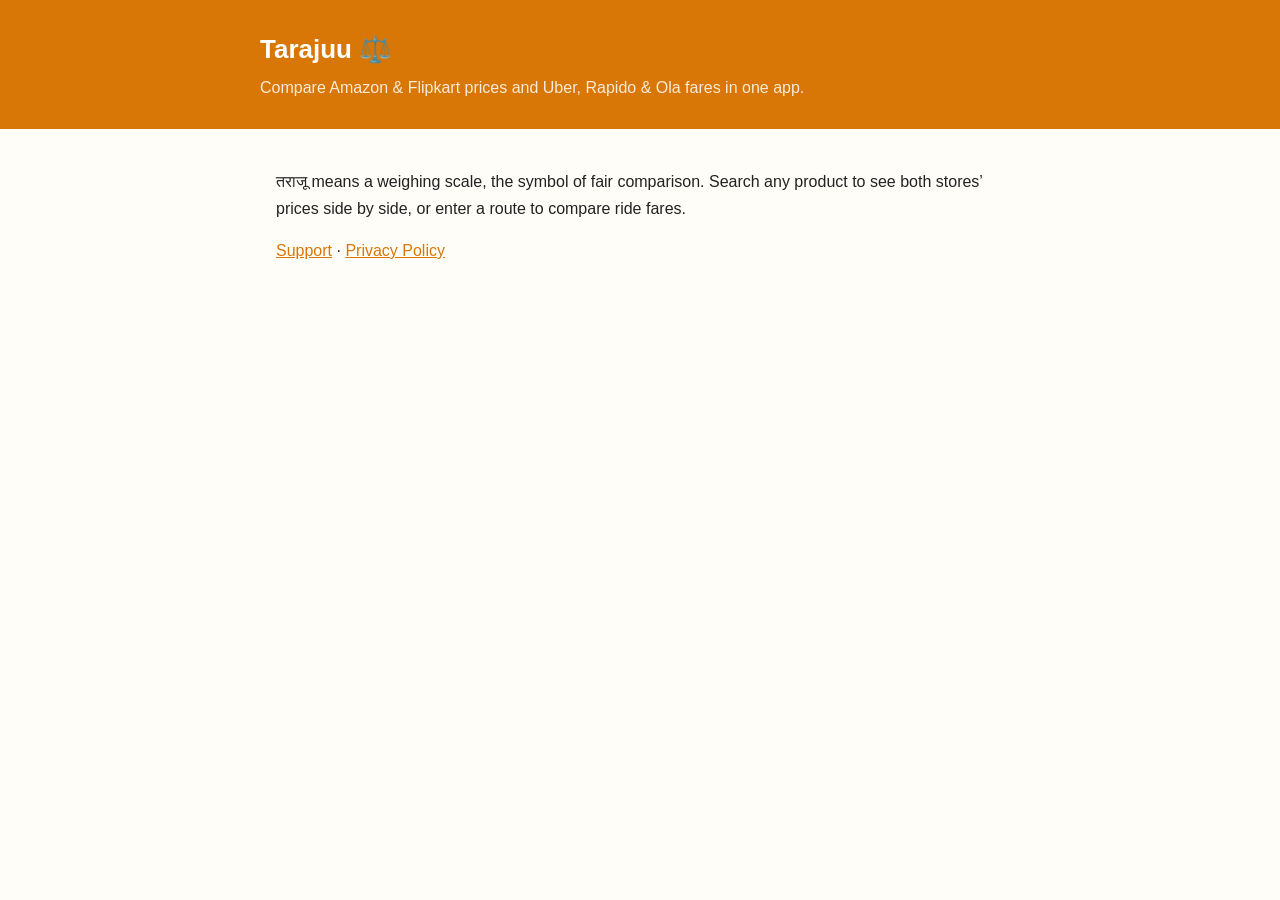
<file: docs/index.html>
<!doctype html>
<html lang="en">
<head>
<meta charset="utf-8">
<meta name="viewport" content="width=device-width, initial-scale=1">
<title>Tarajuu</title>
<link rel="stylesheet" href="style.css">
</head>
<body>
<header><div class="wrap"><h1>Tarajuu ⚖️</h1><p>Compare Amazon &amp; Flipkart prices and Uber, Rapido &amp; Ola fares in one app.</p></div></header>
<main>
<p>तराजू means a weighing scale, the symbol of fair comparison. Search any product to see both stores’ prices side by side, or enter a route to compare ride fares.</p>
<p><a href="support.html">Support</a> · <a href="privacy.html">Privacy Policy</a></p>
</main>
</body>
</html>
</file>
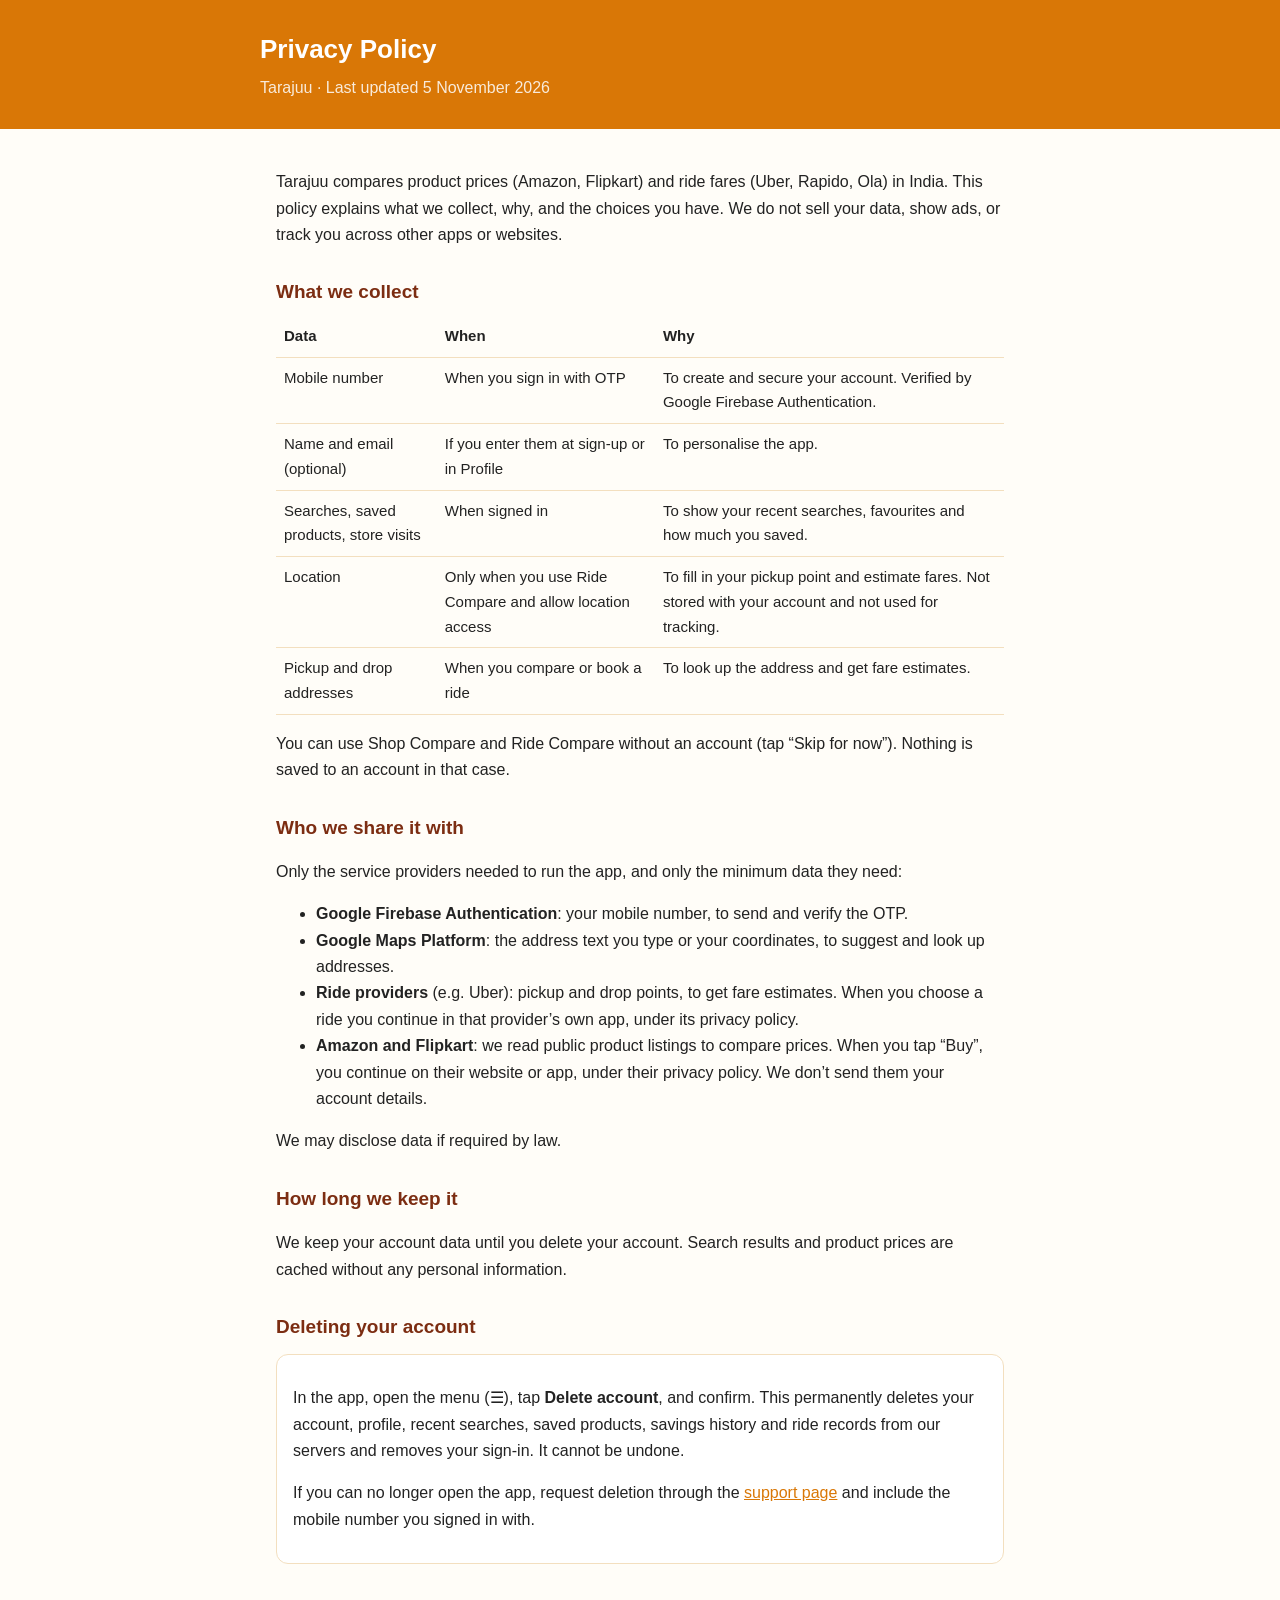
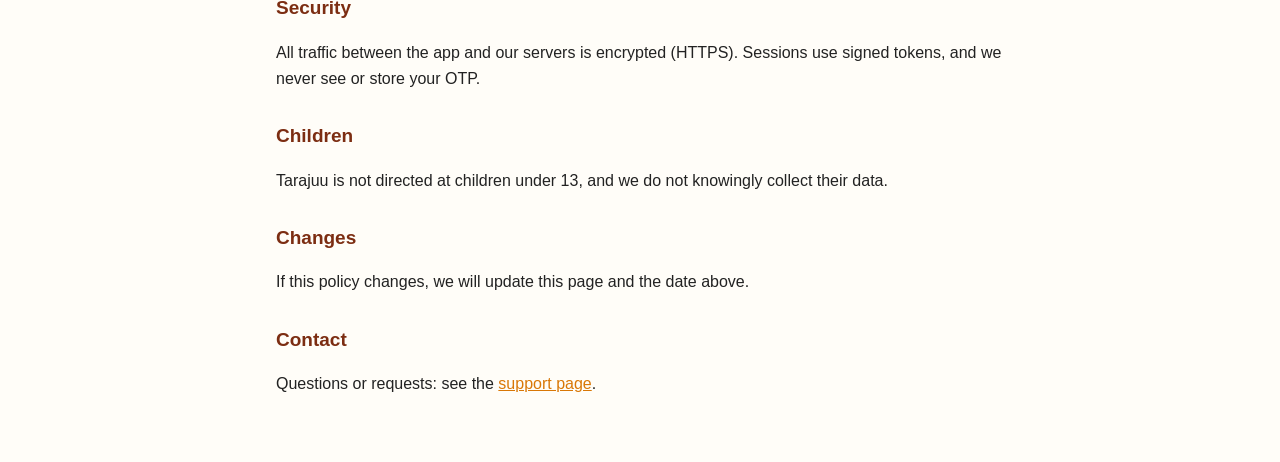
<file: docs/privacy.html>
<!doctype html>
<html lang="en">
<head>
<meta charset="utf-8">
<meta name="viewport" content="width=device-width, initial-scale=1">
<title>Tarajuu Privacy Policy</title>
<link rel="stylesheet" href="style.css">
</head>
<body>
<header><div class="wrap"><h1>Privacy Policy</h1><p>Tarajuu · Last updated 5 November 2026</p></div></header>
<main>
<p>Tarajuu compares product prices (Amazon, Flipkart) and ride fares (Uber, Rapido, Ola) in India. This policy explains what we collect, why, and the choices you have. We do not sell your data, show ads, or track you across other apps or websites.</p>

<h2>What we collect</h2>
<table>
<tr><th>Data</th><th>When</th><th>Why</th></tr>
<tr><td>Mobile number</td><td>When you sign in with OTP</td><td>To create and secure your account. Verified by Google Firebase Authentication.</td></tr>
<tr><td>Name and email (optional)</td><td>If you enter them at sign-up or in Profile</td><td>To personalise the app.</td></tr>
<tr><td>Searches, saved products, store visits</td><td>When signed in</td><td>To show your recent searches, favourites and how much you saved.</td></tr>
<tr><td>Location</td><td>Only when you use Ride Compare and allow location access</td><td>To fill in your pickup point and estimate fares. Not stored with your account and not used for tracking.</td></tr>
<tr><td>Pickup and drop addresses</td><td>When you compare or book a ride</td><td>To look up the address and get fare estimates.</td></tr>
</table>
<p>You can use Shop Compare and Ride Compare without an account (tap “Skip for now”). Nothing is saved to an account in that case.</p>

<h2>Who we share it with</h2>
<p>Only the service providers needed to run the app, and only the minimum data they need:</p>
<ul>
<li><b>Google Firebase Authentication</b>: your mobile number, to send and verify the OTP.</li>
<li><b>Google Maps Platform</b>: the address text you type or your coordinates, to suggest and look up addresses.</li>
<li><b>Ride providers</b> (e.g. Uber): pickup and drop points, to get fare estimates. When you choose a ride you continue in that provider’s own app, under its privacy policy.</li>
<li><b>Amazon and Flipkart</b>: we read public product listings to compare prices. When you tap “Buy”, you continue on their website or app, under their privacy policy. We don’t send them your account details.</li>
</ul>
<p>We may disclose data if required by law.</p>

<h2>How long we keep it</h2>
<p>We keep your account data until you delete your account. Search results and product prices are cached without any personal information.</p>

<h2>Deleting your account</h2>
<div class="card">
<p>In the app, open the menu (☰), tap <b>Delete account</b>, and confirm. This permanently deletes your account, profile, recent searches, saved products, savings history and ride records from our servers and removes your sign-in. It cannot be undone.</p>
<p>If you can no longer open the app, request deletion through the <a href="support.html">support page</a> and include the mobile number you signed in with.</p>
</div>

<h2>Security</h2>
<p>All traffic between the app and our servers is encrypted (HTTPS). Sessions use signed tokens, and we never see or store your OTP.</p>

<h2>Children</h2>
<p>Tarajuu is not directed at children under 13, and we do not knowingly collect their data.</p>

<h2>Changes</h2>
<p>If this policy changes, we will update this page and the date above.</p>

<h2>Contact</h2>
<p>Questions or requests: see the <a href="support.html">support page</a>.</p>
</main>
</body>
</html>
</file>
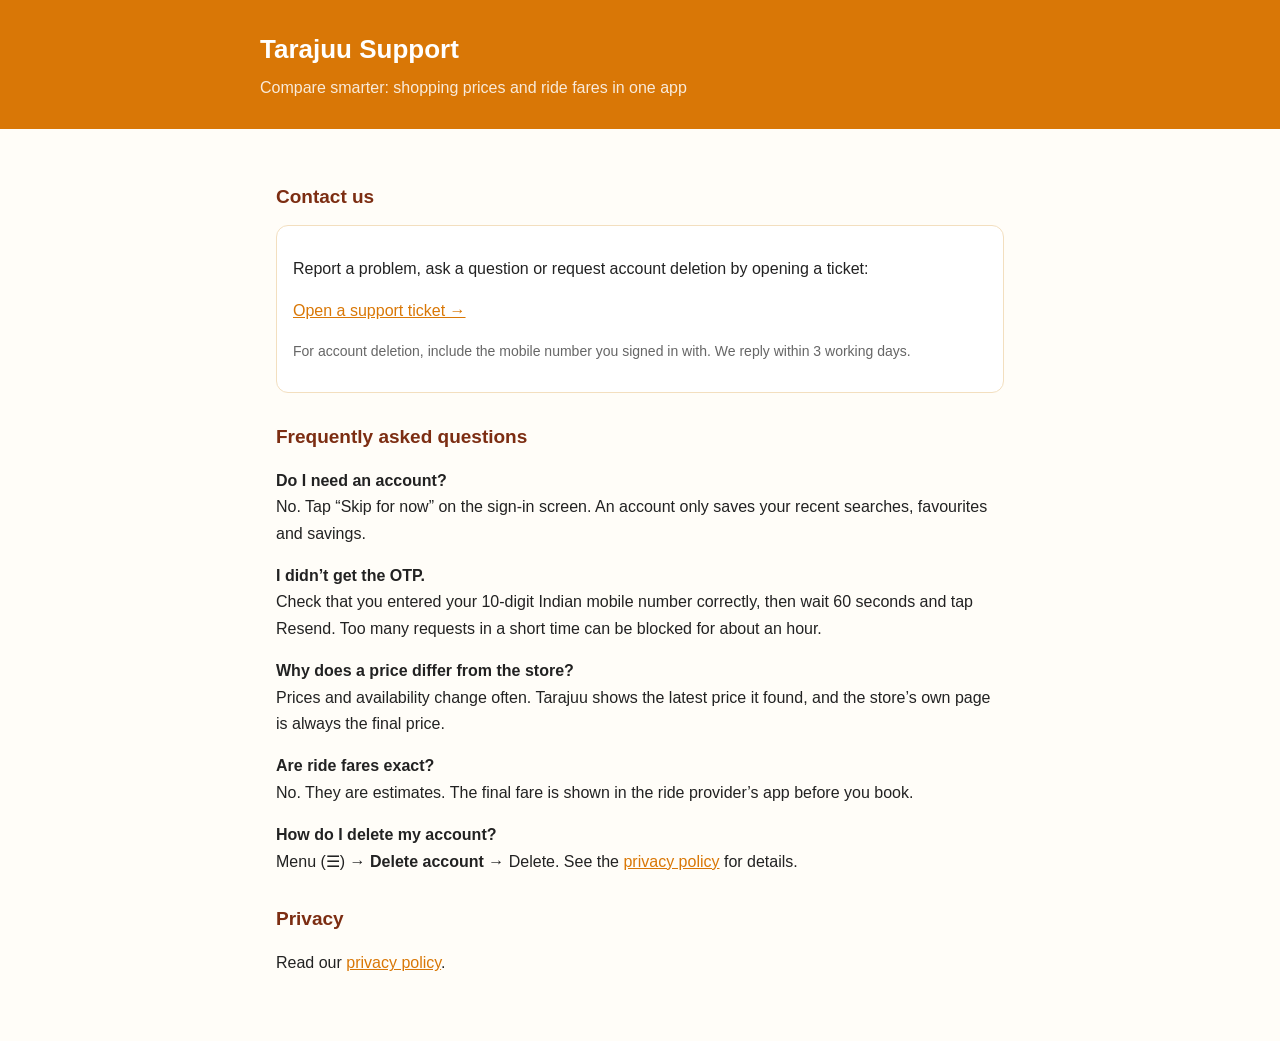
<file: docs/support.html>
<!doctype html>
<html lang="en">
<head>
<meta charset="utf-8">
<meta name="viewport" content="width=device-width, initial-scale=1">
<title>Tarajuu Support</title>
<link rel="stylesheet" href="style.css">
</head>
<body>
<header><div class="wrap"><h1>Tarajuu Support</h1><p>Compare smarter: shopping prices and ride fares in one app</p></div></header>
<main>
<h2>Contact us</h2>
<div class="card">
<p>Report a problem, ask a question or request account deletion by opening a ticket:</p>
<p><a href="https://github.com/harshitsharma0003/tarajuuapp/issues/new">Open a support ticket →</a></p>
<p class="muted">For account deletion, include the mobile number you signed in with. We reply within 3 working days.</p>
</div>

<h2>Frequently asked questions</h2>
<p><b>Do I need an account?</b><br>No. Tap “Skip for now” on the sign-in screen. An account only saves your recent searches, favourites and savings.</p>
<p><b>I didn’t get the OTP.</b><br>Check that you entered your 10-digit Indian mobile number correctly, then wait 60 seconds and tap Resend. Too many requests in a short time can be blocked for about an hour.</p>
<p><b>Why does a price differ from the store?</b><br>Prices and availability change often. Tarajuu shows the latest price it found, and the store’s own page is always the final price.</p>
<p><b>Are ride fares exact?</b><br>No. They are estimates. The final fare is shown in the ride provider’s app before you book.</p>
<p><b>How do I delete my account?</b><br>Menu (☰) → <b>Delete account</b> → Delete. See the <a href="privacy.html">privacy policy</a> for details.</p>

<h2>Privacy</h2>
<p>Read our <a href="privacy.html">privacy policy</a>.</p>
</main>
</body>
</html>
</file>
<file: docs/style.css>
:root { --amber: #d97706; --dark: #7c2d12; --text: #222; --muted: #666; --bg: #fffdf8; --line: #f3dfbf; }
* { box-sizing: border-box; }
body { margin: 0; background: var(--bg); color: var(--text); font: 16px/1.65 -apple-system, BlinkMacSystemFont, "Segoe UI", Roboto, sans-serif; }
header { background: var(--amber); color: #fff; padding: 28px 16px; }
header .wrap, main { max-width: 760px; margin: 0 auto; }
header h1 { margin: 0; font-size: 26px; }
header p { margin: 4px 0 0; opacity: .85; }
header a { color: #fff; }
main { padding: 24px 16px 48px; }
h2 { color: var(--dark); font-size: 19px; margin: 28px 0 6px; }
a { color: var(--amber); }
table { width: 100%; border-collapse: collapse; margin: 8px 0; font-size: 15px; }
th, td { text-align: left; vertical-align: top; padding: 8px; border-bottom: 1px solid var(--line); }
.muted { color: var(--muted); font-size: 14px; }
.card { background: #fff; border: 1.5px solid var(--line); border-radius: 12px; padding: 14px 16px; margin: 12px 0; }
</file>
